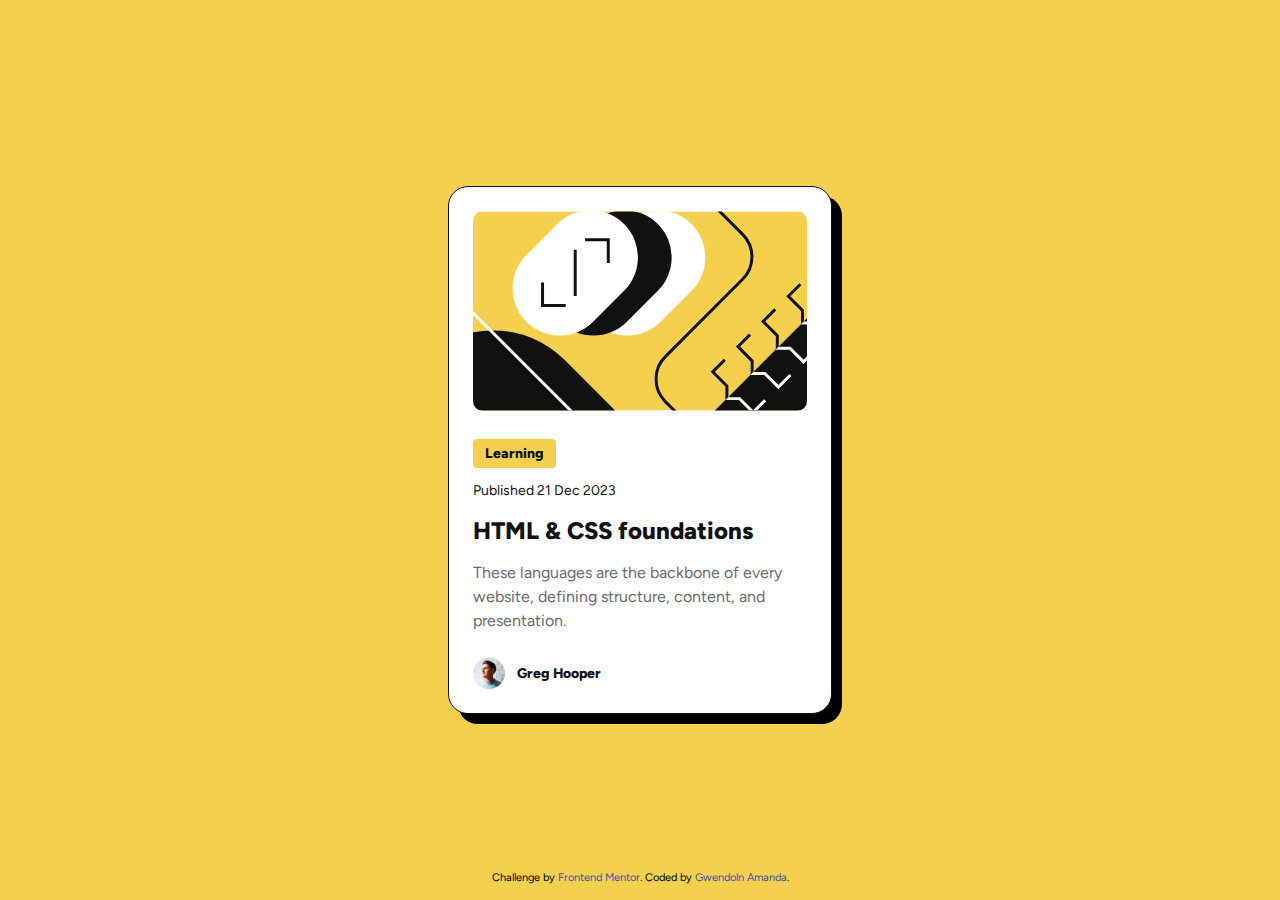
<file: Blog Preview Card/index.html>
<!DOCTYPE html>
<html lang="en">
  <head>
    <meta charset="UTF-8" />
    <meta name="viewport" content="width=device-width, initial-scale=1.0" />
    <!-- displays site properly based on user's device -->

    <link
      rel="icon"
      type="image/png"
      sizes="32x32"
      href="./assets/images/favicon-32x32.png"
    />
    <link rel="stylesheet" href="./styles.css" />

    <title>Frontend Mentor | Blog preview card</title>
  </head>
  <body>
    <div class="card">
      <div class="blog-image">
        <img
          src="./assets/images/illustration-article.svg"
          alt="Illustration Article"
        />
      </div>
      <div class="content">
        <div class="category">Learning</div>
        <p class="publish-date">Published 21 Dec 2023</p>
        <a class="title"> HTML & CSS foundations</a>
        <p class="description">
          These languages are the backbone of every website, defining structure,
          content, and presentation.
        </p>
      </div>

      <div class="author">
        <img src="./assets/images/image-avatar.webp" alt="Author Avatar" />
        <p>Greg Hooper</p>
      </div>
    </div>

    <footer>
      <div class="attribution">
        Challenge by
        <a href="https://www.frontendmentor.io?ref=challenge" target="_blank"
          >Frontend Mentor</a
        >. Coded by
        <a
          href="https://www.linkedin.com/in/amanda-your-go-to-webdeveloper"
          target="_blank"
          >Gwendoln Amanda</a
        >.
      </div>
    </footer>
  </body>
</html>
</file>
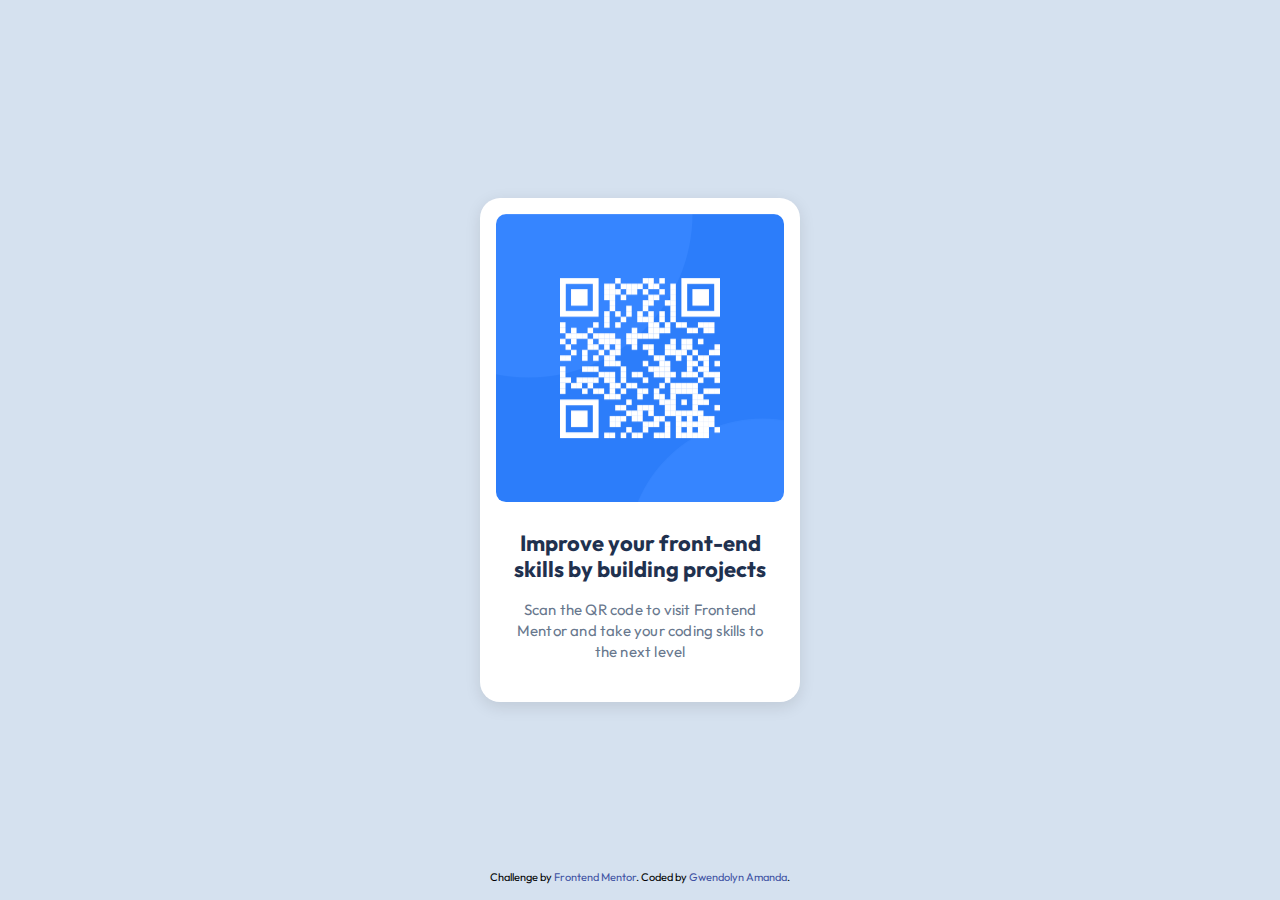
<file: Qr Code/index.html>
<!DOCTYPE html>
<html lang="en">
  <head>
    <meta charset="UTF-8" />
    <meta name="viewport" content="width=device-width, initial-scale=1.0" />
    <!-- displays site properly based on user's device -->

    <link
      rel="icon"
      type="image/png"
      sizes="32x32"
      href="./images/favicon-32x32.png"
    />
    <link rel="stylesheet" href="./styles.css" />
    <title>Frontend Mentor | QR code component</title>
  </head>
  <body>
    <main>
      <div class="card">
        <div class="qr-code">
          <img src="./images/image-qr-code.png" alt="Qr Code">
        </div>

        <div class="caption">
          <h4>Improve your front-end skills by building projects</h4>
          <p>
            Scan the QR code to visit Frontend Mentor and take your coding
            skills to the next level
          </p>
        </div>
      </div>
    </main>
    <footer>
      <div class="attribution">
        Challenge by
        <a href="https://www.frontendmentor.io?ref=challenge" target="_blank"
          >Frontend Mentor</a
        >. Coded by <a href="https://linkedin.com/in/amanda-your-go-to-webdeveloper/" target="_blank" >Gwendolyn Amanda</a>.
      </div>
    </footer>
  </body>
</html>
</file>
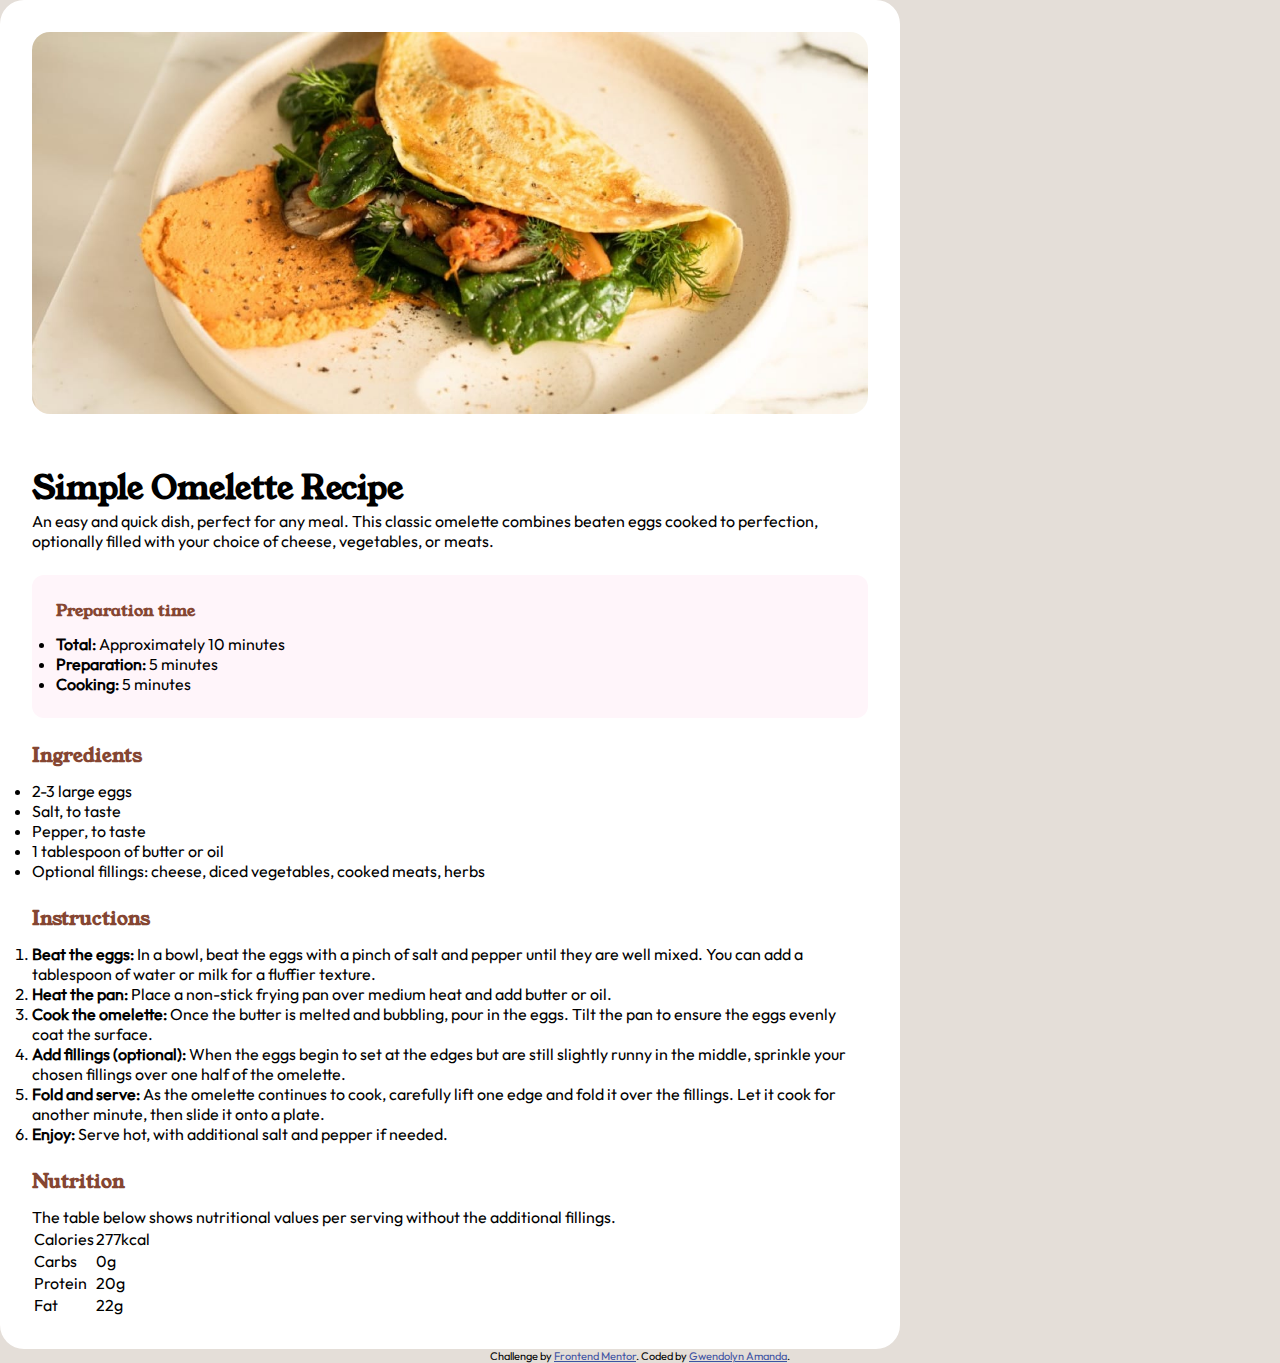
<file: Recipe Page/index.html>
<!DOCTYPE html>
<html lang="en">
  <head>
    <meta charset="UTF-8" />
    <meta name="viewport" content="width=device-width, initial-scale=1.0" />
    <link rel="stylesheet" href="./styles.css">

    <link
      rel="icon"
      type="image/png"
      sizes="32x32"
      href="./assets/images/favicon-32x32.png"
    />

    <title>Frontend Mentor | Recipe page</title>
  </head>
  <body>
    <main>
      <div class="recipe-card">
        <div class="recipe-image">
          <img
            src="./assets/images/image-omelette.jpeg"
            alt="Omelette with veggies"
          />
        </div>

        <div class="content">
          <div class="title">
            <h1>Simple Omelette Recipe</h1>

            <p>
              An easy and quick dish, perfect for any meal. This classic
              omelette combines beaten eggs cooked to perfection, optionally
              filled with your choice of cheese, vegetables, or meats.
            </p>
          </div>

          <div class="preparation-time">
            <h4>Preparation time</h4>
            <ul>
              <li><strong>Total:</strong> Approximately 10 minutes</li>
              <li><strong>Preparation:</strong> 5 minutes</li>
              <li><strong>Cooking:</strong> 5 minutes</li>
            </ul>
          </div>

          <div class="ingredients">
            <h3>Ingredients</h3>
            <ul>
              <li>2-3 large eggs</li>
              <li>Salt, to taste</li>
              <li>Pepper, to taste</li>
              <li>1 tablespoon of butter or oil</li>
              <li>
                Optional fillings: cheese, diced vegetables, cooked meats, herbs
              </li>
            </ul>
          </div>

          <div class="instructions">
            <h3>Instructions</h3>
            <ol>
              <li>
                <strong>Beat the eggs:</strong> In a bowl, beat the eggs with a
                pinch of salt and pepper until they are well mixed. You can add
                a tablespoon of water or milk for a fluffier texture.
              </li>
              <li>
                <strong>Heat the pan:</strong> Place a non-stick frying pan over
                medium heat and add butter or oil.
              </li>
              <li>
                <strong>Cook the omelette: </strong> Once the butter is melted
                and bubbling, pour in the eggs. Tilt the pan to ensure the eggs
                evenly coat the surface.
              </li>
              <li>
                <strong>Add fillings (optional): </strong> When the eggs begin
                to set at the edges but are still slightly runny in the middle,
                sprinkle your chosen fillings over one half of the omelette.
              </li>
              <li>
                <strong>Fold and serve: </strong> As the omelette continues to
                cook, carefully lift one edge and fold it over the fillings. Let
                it cook for another minute, then slide it onto a plate.
              </li>
              <li>
                <strong> Enjoy: </strong> Serve hot, with additional salt and
                pepper if needed.
              </li>
            </ol>
          </div>

          <div class="nutrition">
            <h3>Nutrition</h3>
            <p>
              The table below shows nutritional values per serving without the
              additional fillings.
            </p>
            <table>
              <tr>
                <td>Calories</td>
                <td>277kcal</td>
              </tr>
              <tr>
                <td>Carbs</td>
                <td>0g</td>
              </tr>
              <tr>
                <td>Protein</td>
                <td>20g</td>
              </tr>
              <tr>
                <td>Fat</td>
                <td>22g</td>
              </tr>
            </table>
          </div>
        </div>
      </div>
    </main>

    <div class="attribution">
      Challenge by
      <a href="https://www.frontendmentor.io?ref=challenge" target="_blank"
        >Frontend Mentor</a
      >. Coded by
      <a
        href="https://www.linkedin.com/in/amanda-your-go-to-webdeveloper"
        target="_blank"
        >Gwendolyn Amanda</a
      >.
    </div>
  </body>
</html>
</file>
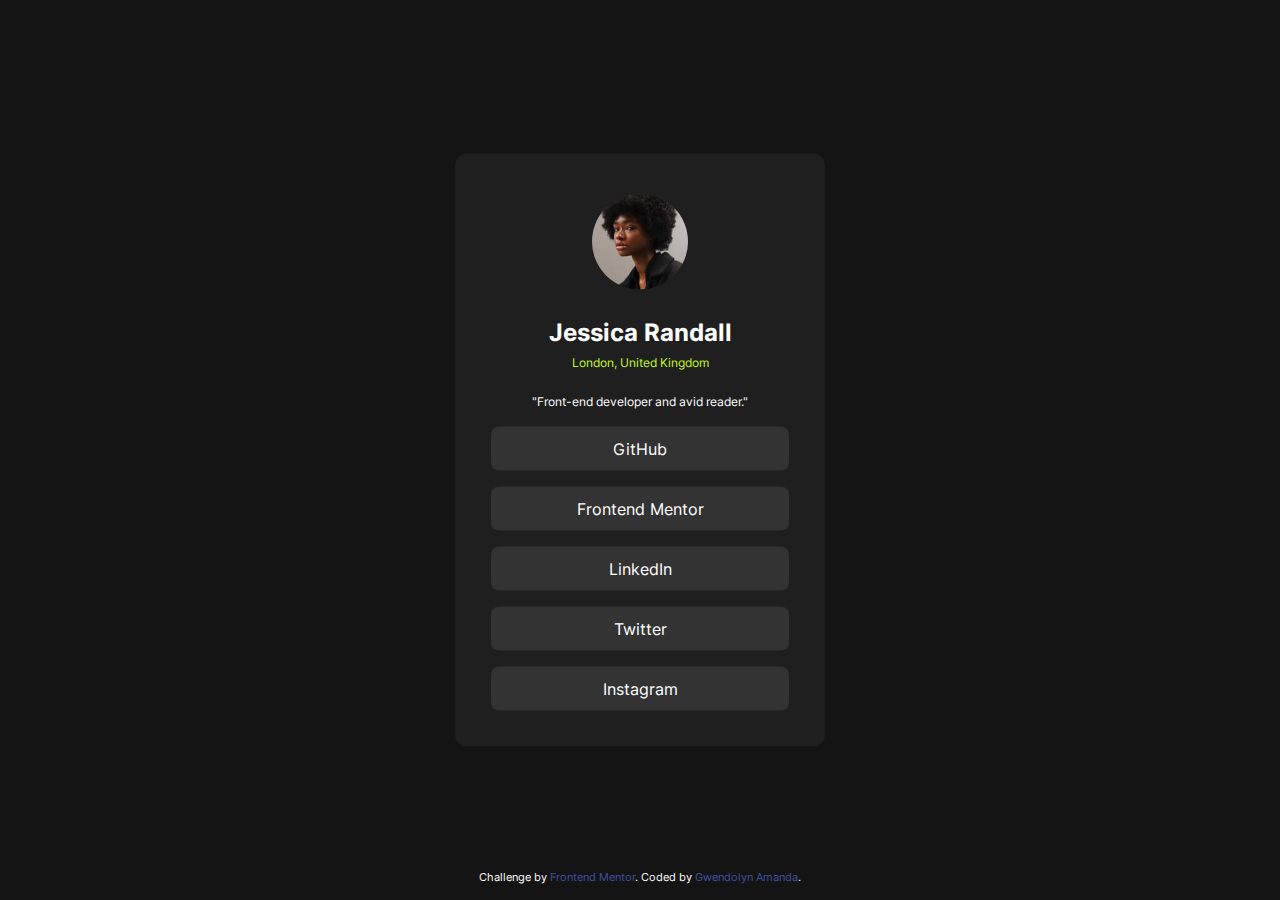
<file: Social Links Profile/index.html>
<!DOCTYPE html>
<html lang="en">
  <head>
    <meta charset="UTF-8" />
    <meta name="viewport" content="width=device-width, initial-scale=1.0" />

    <link
      rel="icon"
      type="image/png"
      sizes="32x32"
      href="./assets/images/favicon-32x32.png"
    />
    <link rel="stylesheet" href="./styles.css" />

    <title>Frontend Mentor | Social links profile</title>
  </head>
  <body>
    <div class="card">
      <div class="avatar">
        <img
          src="./assets/images/avatar-jessica.jpeg"
          alt="Profile Picture (Jessica)"
        />
      </div>

      <div class="personal-info">
        <h4 class="name">Jessica Randall</h4>
        <p class="location">London, United Kingdom</p>
      </div>

      <div class="social-links">
        <p class="caption">"Front-end developer and avid reader."</p>
        <div class="links">
          <a href="https://github.com/ama-lyn" target="_blank" class="active">GitHub</a>
          <a href="" target="_blank">Frontend Mentor</a>
          <a href="https://www.linkedin.com/in/amanda-your-go-to-webdeveloper" target="_blank">LinkedIn</a>
          <a href="" target="_blank">Twitter</a>
          <a href="#" target="_blank">Instagram</a>
        </div>
        </div>
      
    </div>

    <footer>
      <div class="attribution">
        Challenge by
        <a href="https://www.frontendmentor.io?ref=challenge" target="_blank"
          >Frontend Mentor</a
        >. Coded by
        <a
          href="https://www.linkedin.com/in/amanda-your-go-to-webdeveloper"
          target="_blank"
          >Gwendolyn Amanda</a
        >.
      </div>
    </footer>
  </body>
</html>
</file>
<file: Blog Preview Card/styles.css>
/* Variables */
:root {
  --color-yellow: #f4d04e;
  --color-gray-950: #111111;
  --color-gray-500: #6b6b6b;
  --color-white: #ffffff;

  /** FONTS **/
  --font-family-base: "Figtree", sans-serif;
  --font-family-italic: "Figtree-Italic", sans-serif;
  --font-family-bold: "Figtree-SemiBold", sans-serif;
  --font-family-x-bold: "Figtree-ExtraBold", sans-serif;

  --font-size-small: 14px;
  --font-size-medium: 16px;
  --font-size-x-medium: 24px;

  --font-weight-regular: 500;
  --font-weight-bold: 800;

  --line-height-base: 1.5;

  --letter-spacing: 0;
}

/* Font import
      ============================= */
@font-face {
  font-family: Figtree-ExtraBold;
  src: url("./assets/fonts/static/Figtree-ExtraBold.ttf");
  font-weight: var(--font-weight-bold);
  font-style: normal;
}
@font-face {
  font-family: Figtree-SemiBold;
  src: url("./assets/fonts/static/Figtree-SemiBold.ttf");
  font-weight: var(--font-weight-regular);
  font-style: normal;
}
@font-face {
  font-family: Figtree-Italic;
  src: url("./assets/fonts/Figtree-Italic-VariableFont_wght.ttf");
  font-weight: var(--font-weight-normal);
  font-style: italic;
}
@font-face {
  font-family: Figtree;
  src: url("./assets/fonts/Figtree-VariableFont_wght.ttf");
  font-weight: var(--font-weight-normal);
  font-style: italic;
}

/* Base */
*,
*:after,
*:before {
  box-sizing: border-box;
  margin: 0;
  padding: 0;
}

body {
  width: 100%;
  height: 100vh;
  background-color: var(--color-yellow);
  font-family: var(--font-family-base);
  position: relative;
  display: flex;
  flex-direction: column;
}

.card {
  background-color: var(--color-white);
  position: absolute;
  border: 1px solid var(--color-gray-950);
  top: 50%;
  left: 50%;
  transform: translate(-50%, -50%);
  width: 384px;
  padding: 24px;
  display: flex;
  flex-direction: column;
  gap: 24px;
  text-align: left;
  border-radius: 20px;
  box-shadow: 10px 10px 0px #000000; 

}

.blog-image img {
  width: 100%;
  height: 200px;
  border-radius: 10px;
}
.content {
  display: flex;
  flex-direction: column;
  gap: 12px;
}

.content .category {
  background-color: var(--color-yellow);
  color: var(--color-gray-950);
  width: fit-content;
  padding: 4px 12px;
  border-radius: 4px;
  font-size: var(--font-size-small);
  font-family: var(--font-family-x-bold);
  line-height: var(--line-height-base);
  letter-spacing: var(--letter-spacing);
}

.content .publish-date {
  font-size: var(--font-size-small);
  font-family: var(--font-family-base);
  line-height: var(--line-height-base);
  letter-spacing: var(--letter-spacing);
  color: var(--color-gray-950);
}

.content .title {
  font-size: var(--font-size-x-medium);
  font-family: var(--font-family-x-bold);
  line-height: var(--line-height-base);
  letter-spacing: var(--letter-spacing);
  color: var(--color-gray-950);
  cursor: pointer;
}
.content a:hover {
  color: var(--color-yellow);
}

.content .description {
  color: var(--color-gray-500);
  font-size: var(--font-size-medium);
  font-family: var(--font-family-base);
  line-height: var(--line-height-base);
  letter-spacing: var(--letter-spacing);
}

.author {
  display: flex;
  gap: 12px;
  align-items: center;
  color: var(--color-gray-950);
  font-size: var(--font-size-small);
  font-family: var(--font-family-x-bold);
  line-height: var(--line-height-base);
  letter-spacing: var(--letter-spacing);
}

.author img{
    width: 32px;
    height: 32px;
}

footer {
  width: 100%;
  position: relative;
  padding: 16px 0;
  margin-top: auto;
}

.attribution {
  font-size: 11px;
  text-align: center;
}

.attribution a {
  color: hsl(228, 45%, 44%);
  text-decoration: none;
}


@media screen and (max-width: 480px) {
    .card{
        width: 327px;
    }

    .blog-image img{
        width: 279px;
    }

    .content .category{
        font-size: 12px;
    }

    .content .publish-date{
        font-size: 12px;
    }

    .content .title{
        font-size: 20px;
    }
}
</file>
<file: Qr Code/styles.css>
/* Font Import */
@import url("https://fonts.googleapis.com/css2?family=Outfit:wght@400;700&display=swap");

/* Variables */
:root {
  --color-bg: #d5e1ef;
  --color-text: #68778d;
  --color-heading: #1f314f;
  --color-white: #ffffff;

  --font-family-base: "Outfit", sans-serif;

  --font-size-small: 15px;
  --font-size-medium: 22px;

  --font-weight-regular: 400;
  --font-weight-bold: 700;

  --line-height-small: 1.2;
  --line-height-base: 1.4;

  --letter-spacing: 0.2px;
}

/* Base */
*,
*:after,
*:before {
  box-sizing: border-box;
  margin: 0;
  padding: 0;
}

body {
  width: 100%;
  height: 100vh;
  background-color: var(--color-bg);
  font-family: var(--font-family-base);
  display: flex;
  justify-content: center;
  align-items: center;
  flex-direction: column;
  margin: 0;
  position: relative;
}

.card {
  position: absolute;
  top: 50%;
  left: 50%;
  transform: translate(-50%, -50%);
  background-color: var(--color-white);
  width: 320px;
  border-radius: 20px;
  padding: 16px 16px 40px 16px;
  display: flex;
  flex-direction: column;
  gap: 24px;
  text-align: center;
  box-shadow: 0 4px 16px rgba(0, 0, 0, 0.1); 
}

.card img {
  width: 288px;
  height: 288px;
  border-radius: 10px;
}

.card .caption h4 {
  font-size: var(--font-size-medium);
  font-weight: var(--font-weight-bold);
  color: var(--color-heading);
  line-height: var(--line-height-small);
}

.card .caption p {
  font-size: var(--font-size-small);
  font-weight: var(--font-weight-regular);
  color: var(--color-text);
  line-height: var(--line-height-base);
  letter-spacing: var(--letter-spacing);
}

.caption {
  display: flex;
  flex-direction: column;
  gap: 16px;
  padding: 0 16px 0 16px;
}

footer {
  width: 100%;
  position: relative; 
  padding: 16px 0;
  margin-top: auto; 
}

.attribution {
  font-size: 11px;
  text-align: center;
}

.attribution a {
  color: hsl(228, 45%, 44%);
  text-decoration: none;
}
</file>
<file: Recipe Page/styles.css>
@import url("https://fonts.googleapis.com/css2?family=Outfit:wght@400;700&display=swap");

:root {
  --color-white: hsl(0, 0%, 100%);

  --color-stone-100: hsl(30, 54%, 90%);
  --color-stone-150: hsl(30, 18%, 87%);
  --color-stone-600: hsl(30, 10%, 34%);
  --color-stone-900: hsl(24, 5%, 18%);
  --color-brown-800: hsl(14, 45%, 36%);

  --color-rose-800: hsl(332, 51%, 32%);
  --color-rose-50: hsl(330, 100%, 98%);

  /** FONTS **/
  --font-family-title: "YoungSerif-Regular", sans-serif;
  --font-family-base: "Outfit-Regular", sans-serif;
  --font-family-bold: "Outfit-Bold", sans-serif;
  --font-family-x-bold: "Figtree-ExtraBold", sans-serif;

  --font-weight-regular: 400;
  --font-weight-medium: 600;
  --font-weight-bold: 700;
}

@font-face {
  font-family: YoungSerif-Regular;
  src: url("./assets/fonts/young-serif/YoungSerif-Regular.ttf");
  font-weight: var(--font-weight-regular);
  font-style: normal;
}

@font-face {
  font-family: Outfit-Bold;
  src: url("./assets/fonts/outfit/static/Outfit-Bold.ttf");
  font-weight: var(--font-weight-bold);
  font-style: normal;
}

@font-face {
  font-family: Outfit-Regular;
  src: url("./assets/fonts/outfit/static/Outfit-Regular.ttf");
  font-weight: var(--font-weight-regular);
  font-style: normal;
}


*,
*:after,
*:before {
  box-sizing: border-box;
  margin: 0;
  padding: 0;
}

body{
  background-color: var(--color-stone-150);
  font-family: var(--font-family-base);
}

.recipe-card{
  background-color: var(--color-white);
  width: 900px;
  padding: 32px;
  border-radius: 24px;
  display: flex;
  flex-direction: column;
  gap: 30px;
}

.recipe-image img{
  max-width: 100%;
  height: auto;
  border-radius: 18px;
}

.title h1{
  font-family: var(--font-family-title);
  
  }

  h3, h4{
    color: var(--color-brown-800);
    font-family: var(--font-family-title);
    margin-bottom: 12px;
  }

.content{
  display: flex;
  flex-direction: column;
  gap: 24px;
  padding: 18px 0 0 0;
}

.preparation-time{
  background-color: var(--color-rose-50);
  padding: 24px;
  border-radius: 12px;
}






.attribution {
  font-size: 11px;
  text-align: center;
}
.attribution a {
  color: hsl(228, 45%, 44%);
}
</file>
<file: Social Links Profile/styles.css>
:root {
  --color-green: hsl(75, 94%, 57%);
  --color-white: hsl(0, 0%, 100%);
  --color-grey-700: hsl(0, 0%, 20%);
  --color-grey-800: hsl(0, 0%, 12%);
  --color-grey-900: hsl(0, 0%, 8%);

  /** FONTS **/
  --font-family-base: "Inter-Regular", sans-serif;
  --font-family-bold: "Inter-SemiBold", sans-serif;
  --font-family-x-bold: "Inter-Bold", sans-serif;


  --font-weight-base: 400;
  --font-weight-bold: 600;
  --font-weight-x-bold: 700;
}

@font-face {
  font-family: Inter-Regular;
  src: url("./assets/fonts/static/Inter-Regular.ttf");
  font-weight: var(--font-weight-base);
  font-style: normal;
}
@font-face {
  font-family: Inter-SemiBold;
  src: url("./assets/fonts/static/Inter-SemiBold.ttf");
  font-weight: var(--font-weight-bold);
  font-style: normal;
}
@font-face {
  font-family: Inter-Bold;
  src: url("./assets/fonts/static/Inter-Bold.ttf");
  font-weight: var(--font-weight-x-bold);
  font-style: normal;
}

/* Base */
*,
*:after,
*:before {
  box-sizing: border-box;
  margin: 0;
  padding: 0;
}

body {
  width: 100%;
  height: 100vh;
  background-color: var(--color-grey-900);
  font-family: var(--font-family-base);
  color: var(--color-white);
  position: relative;
  display: flex;
  flex-direction: column;
}

.card {
  width: 370px;
  position: absolute;
  top: 50%;
  left: 50%;
  transform: translate(-50%, -50%);
  background-color: var(--color-grey-800);
  display: flex;
  flex-direction: column;
  text-align: center;
  gap: 24px;
  padding: 40px 36px 36px 36px;
  border-radius: 12px;
}

.avatar img {
  width: 96px;
  height: 96px;
  border-radius: 50%;
}

.personal-info{
display: flex;
flex-direction: column;
gap: 8px;
}

.personal-info .name {
  font-size: 24px;
  font-family: var(--font-family-x-bold);
}

.personal-info .location {
  color: var(--color-green);
  font-size: 12px;
}

.social-links{
  display: flex;
  flex-direction: column;
  gap: 18px;
}

.social-links .caption{
  font-size: 12px;
  
}

.links{
  display: flex;
  flex-direction: column;
  gap: 16px;
}

.links a{
  text-decoration: none;
  color: var(--color-white);
  font-size: 16px;
  background-color: var(--color-grey-700);
  padding: 12px 0;
  border-radius: 8px;
}

.links a:hover{
  background-color: var(--color-green);
  color: var(--color-grey-800);
}

footer{
  width: 100%;
  position: relative;
  padding: 16px 0;
  margin-top: auto;
}

.attribution {
  font-size: 11px;
  text-align: center;
}
.attribution a {
  color: hsl(228, 45%, 44%);
  text-decoration: none;
}
</file>
